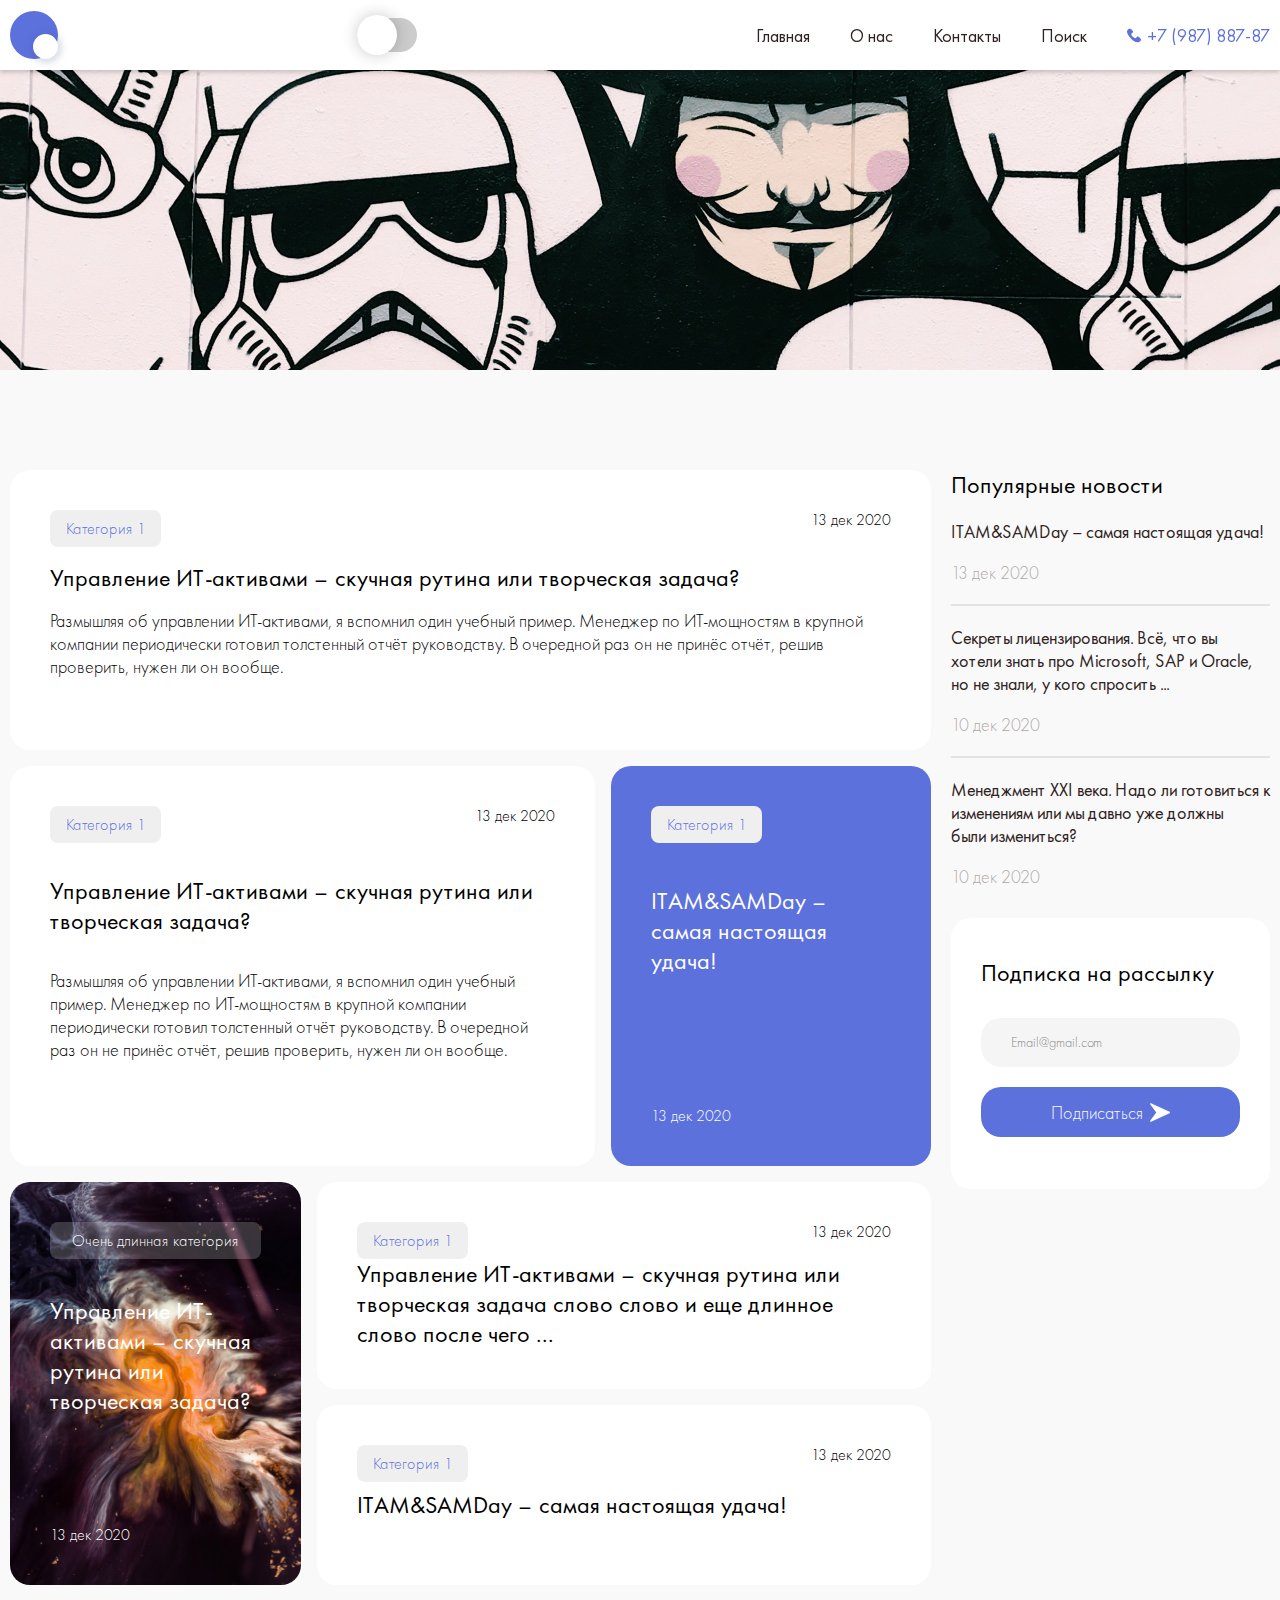
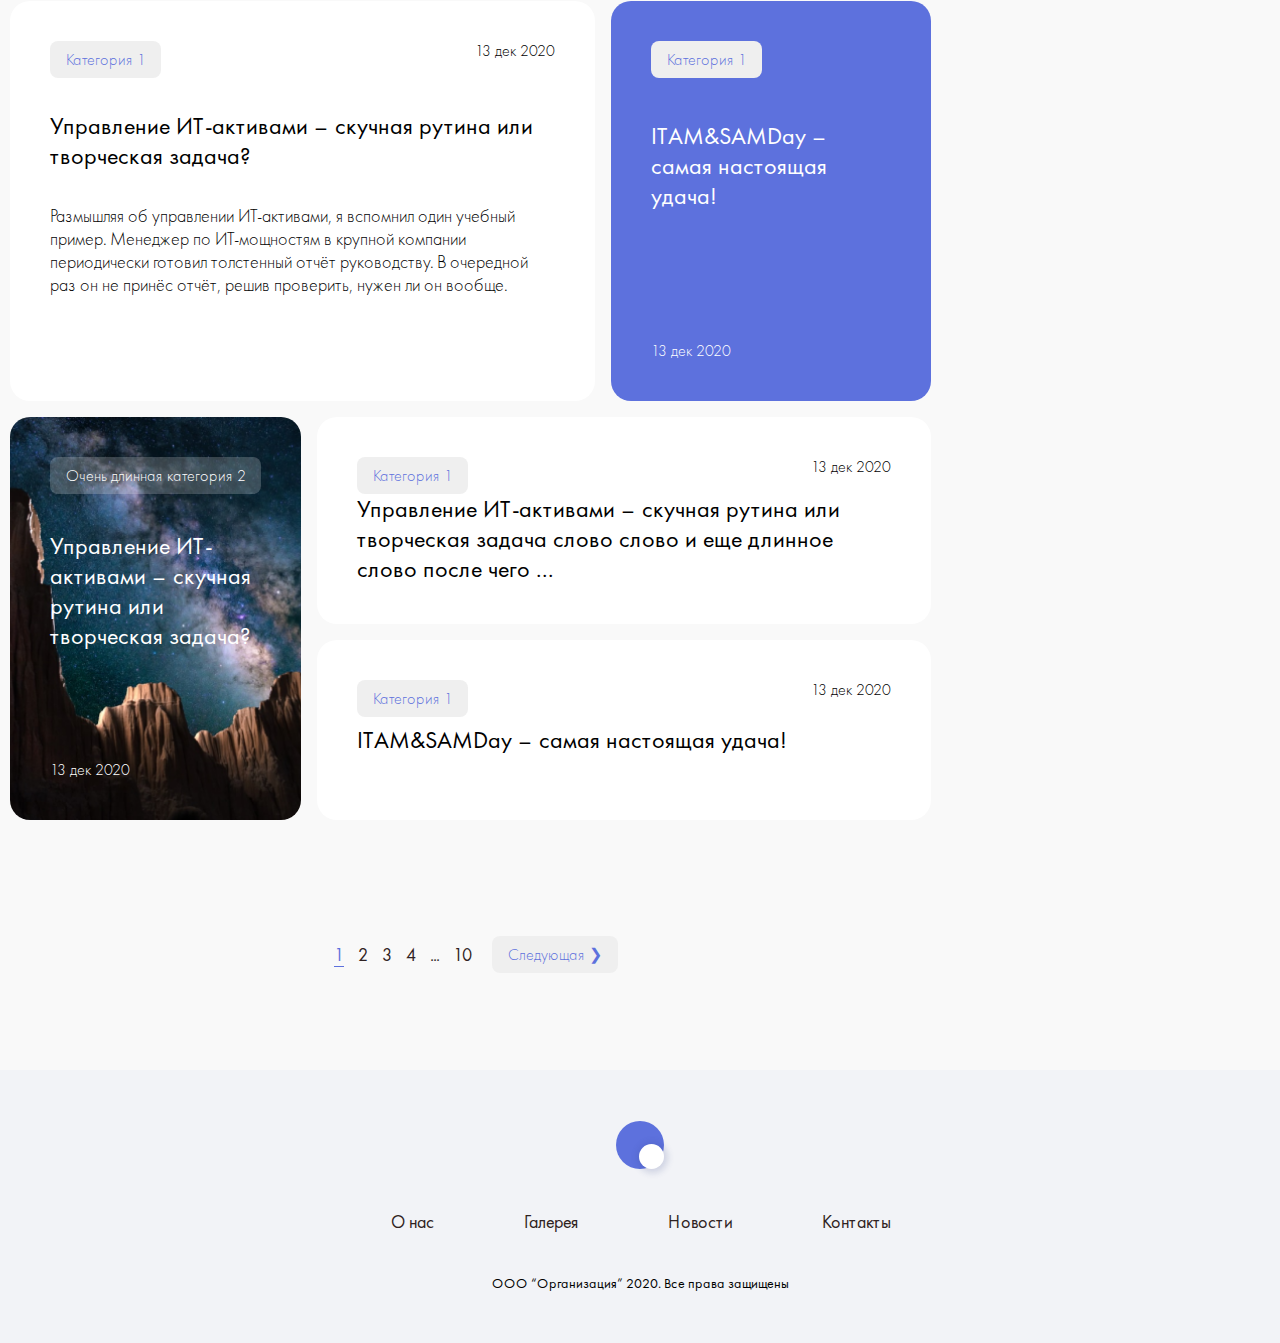
<file: src/index.html>
<!DOCTYPE html>
<html lang="ru">
<head>
    <meta charset="UTF-8">
    <meta name="viewport" content="width=device-width, initial-scale=1.0">
    <title>Samday</title>

    <link rel="stylesheet" href="css/index.min.css">
</head>
<body>

    <div id="header"></div>

    <div id="category"></div>

    <div id="main"></div>

    <div id="footer"></div>

    <script type="module" src="js/app.js"></script>

</body>
</html>
</file>
<file: src/css/index.min.css>
*{-webkit-box-sizing:border-box;box-sizing:border-box;margin:0;scroll-behavior:smooth;text-decoration:none}img{max-width:100%}.container{max-width:1400px;width:100%;margin:0 auto;padding:0 10px}@font-face{font-family:"Futura";src:local("FuturaPT-Light"),url("../fonts/FuturaPT-Light.woff") format("woff")}@font-face{font-family:"Futura-Book";src:local("FuturaPT-Book"),url("../fonts/FuturaPT-Book.woff") format("woff")}.header{background-color:#fff;height:70px;-ms-flex-line-pack:center;align-content:center;overflow:hidden;position:fixed;top:0;width:100%;z-index:1000;-webkit-box-shadow:0 2px 5px rgba(0,0,0,.2);box-shadow:0 2px 5px rgba(0,0,0,.2);-webkit-transition:all .5s ease;transition:all .5s ease}.header__content{display:-webkit-box;display:-ms-flexbox;display:flex;-webkit-box-pack:justify;-ms-flex-pack:justify;justify-content:space-between;-webkit-box-align:center;-ms-flex-align:center;align-items:center}.header__content .header__logo{cursor:pointer;min-width:48px;min-height:48px;border-radius:100%;background-color:#5d71dd;position:relative}.header__content .header__logo::after{content:"";position:absolute;min-width:25px;min-height:25px;border-radius:100%;background-color:#fff;top:23px;left:23px;-webkit-box-shadow:1px 1px 6px 3px rgba(57,70,136,.1803921569);box-shadow:1px 1px 6px 3px rgba(57,70,136,.1803921569);-webkit-transition:-webkit-transform .5s ease;transition:-webkit-transform .5s ease;transition:transform .5s ease;transition:transform .5s ease, -webkit-transform .5s ease}.header__content .header__logo:hover::after{-webkit-transform:translateX(10px);transform:translateX(10px)}.header__content .switch{position:relative;display:inline-block;width:60px;height:34px}.header__content .switch input{opacity:0;width:0;height:0}.header__content .switch .slideSwitch{position:absolute;cursor:pointer;top:0;left:0;right:0;bottom:0;background-color:#ccc;border-radius:20px;-webkit-transition:.4s;transition:.4s}.header__content .switch .slideSwitch:before{position:absolute;content:"";border-radius:20px;height:40px;width:40px;left:0px;bottom:4px;top:0;bottom:0;margin:auto 0;-webkit-transition:.4s;transition:.4s;-webkit-box-shadow:0 0px 15px rgba(32,32,32,.2392156863);box-shadow:0 0px 15px rgba(32,32,32,.2392156863);background:#fff;background-repeat:no-repeat;background-position:center}.header__content .switch input:checked+.slideSwitch{border-radius:20px;background-color:#2196f3}.header__content .switch input:focus+.slideSwitch{-webkit-box-shadow:0 0 1px #2196f3;box-shadow:0 0 1px #2196f3}.header__content .switch input:checked+.slideSwitch:before{-webkit-transform:translateX(24px);transform:translateX(24px);background:#fff;background-repeat:no-repeat;background-position:center}.header__content .switch input:before{border-radius:50%}.header__content .header__burger{display:none;-webkit-box-orient:vertical;-webkit-box-direction:normal;-ms-flex-direction:column;flex-direction:column;-ms-flex-pack:distribute;justify-content:space-around;width:50px;height:27px;background:rgba(0,0,0,0);border:none;cursor:pointer;z-index:1001}.header__content .header__burger span{display:block;width:100%;height:1px;background:#333}.header__content .header__menu{display:-webkit-box;display:-ms-flexbox;display:flex}.header__content .header__menu a{cursor:pointer;font-family:Futura-Book;margin-left:40px;text-decoration:none;color:#2f2222;font-size:18px;font-weight:400;line-height:25px;-webkit-transition:all .4s ease;transition:all .4s ease}.header__content .header__menu a:hover{color:#5d71dd;border-bottom:1px solid #5d71dd}.header__content .header__menu .header__phone{background:url("../img/main/phone.svg") no-repeat left center;padding-left:20px;font-family:Futura-Book;font-weight:500;color:#5d71dd}.header__content .header__menu .header__phone:hover{color:rgba(47,34,34,.4)}.hidden{-webkit-transition:all .5s ease;transition:all .5s ease;top:-350px}body.dark-theme .header{background-color:rgba(47,34,34,.4)}body.dark-theme .header a{color:#fff}body.dark-theme .header .header__burger span{background:#fff}body.dark-theme .header .header__menu.active{background-color:#222}.category{margin-top:70px}.category__content .category__img{background:url("../img/main/main_bg.jpg") no-repeat center/cover;width:100%;min-height:300px}.contHidden{-webkit-transition:all .5s ease;transition:all .5s ease;display:none}.main{background-color:#f9f9f9;min-height:2300px}.main__content{padding-top:100px;display:grid;grid-template-columns:3fr;gap:20px}.main__content .main__card{grid-column:1;display:grid;gap:1rem;margin:0 auto;grid-template-columns:3fr;grid-template-rows:repeat(8, auto)}.main__content .main__card .main__show{display:none;cursor:pointer;font-family:Futura;font-size:16px;font-weight:400;line-height:20px;color:#5d71dd;border:none;border-radius:8px;height:37px;width:100%;padding:8px 16px;white-space:nowrap}.main__content .main__card .main__item{display:grid;grid-template-columns:repeat(2, auto);grid-template-rows:repeat(4, auto);background-color:#fff;border-radius:20px;width:100%;padding:40px;cursor:pointer;-webkit-transition:all .4s ease;transition:all .4s ease}.main__content .main__card .main__item:hover{-webkit-box-shadow:1px 1px 6px 3px rgba(57,70,136,.1803921569);box-shadow:1px 1px 6px 3px rgba(57,70,136,.1803921569)}.main__content .main__card .main__item:focus{border:2px solid #5d71dd}.main__content .main__card .main__item button{cursor:pointer;font-family:Futura;font-size:16px;font-weight:400;line-height:20px;color:#5d71dd;border:none;border-radius:8px;height:37px;width:100%;padding:8px 16px;white-space:nowrap;max-width:111px;-webkit-transition:.6s ease;transition:.6s ease}.main__content .main__card .main__item button:hover{-webkit-transform:scale(1.07);transform:scale(1.07)}.main__content .main__card .main__item span{font-family:Futura;font-size:16px;font-weight:400;line-height:20px}.main__content .main__card .main__item h2{font-family:Futura-Book;font-size:24px;font-weight:450;line-height:30px}.main__content .main__card .main__item h3{font-family:Futura;font-size:18px;font-weight:400;line-height:23px}.main__content .main__card .one{grid-column:3 span;grid-row:1 span;min-height:280px;max-width:1040px}.main__content .main__card .one span{grid-column:2;grid-row:1;text-align:right}.main__content .main__card .one button{grid-column:1;grid-row:1}.main__content .main__card .one h2{grid-column:2 span;grid-row:2}.main__content .main__card .one h3{grid-column:2 span;grid-row:3}.main__content .main__card .two{grid-column:2 span;grid-row:2;max-width:680px;min-height:400px}.main__content .main__card .two span{grid-column:2;grid-row:1;text-align:right}.main__content .main__card .two button{grid-column:1;grid-row:1}.main__content .main__card .two h2{grid-column:2 span;grid-row:2}.main__content .main__card .two h3{grid-column:2 span;grid-row:3}.main__content .main__card .three{grid-column:3/3;grid-row:2;max-width:320px;min-height:400px;background-color:#5d71dd;color:#fff;-webkit-transition:all .4s ease;transition:all .4s ease}.main__content .main__card .three:hover{background-color:#fff;color:#2f2222}.main__content .main__card .three button{grid-column:1;grid-row:1}.main__content .main__card .three h2{grid-column:2 span;grid-row:2}.main__content .main__card .three span{grid-column:1;grid-row:4;-ms-flex-line-pack:end;align-content:end}.main__content .main__card .four{grid-column:1;grid-row:3/2 span;max-width:320px;min-height:400px;background:url("../img/main/card.png") no-repeat center/cover;color:#fff}.main__content .main__card .four button{grid-column:1;grid-row:1;min-width:211px;color:#fff;background-color:rgba(255,255,255,.2)}.main__content .main__card .four h2{grid-column:2 span;grid-row:2}.main__content .main__card .four span{grid-column:1;grid-row:4;-ms-flex-line-pack:end;align-content:end}.main__content .main__card .five{grid-column:2 span;grid-row:3;min-height:180px;max-width:680px}.main__content .main__card .five span{grid-column:2;grid-row:1;text-align:right}.main__content .main__card .five button{grid-column:1;grid-row:1}.main__content .main__card .five h2{grid-column:2 span;grid-row:2}.main__content .main__card .six{grid-column:2 span;grid-row:4;min-height:180px;max-width:680px}.main__content .main__card .six span{grid-column:2;grid-row:1;text-align:right}.main__content .main__card .six button{grid-column:1;grid-row:1}.main__content .main__card .six h2{grid-column:2 span;grid-row:2}.main__content .main__card .seven{grid-column:2 span;grid-row:5;max-width:680px;min-height:400px}.main__content .main__card .seven span{grid-column:2;grid-row:1;text-align:right}.main__content .main__card .seven button{grid-column:1;grid-row:1}.main__content .main__card .seven h2{grid-column:2 span;grid-row:2}.main__content .main__card .seven h3{grid-column:2 span;grid-row:3}.main__content .main__card .eight{grid-column:3/3;grid-row:5;max-width:320px;min-height:400px;background-color:#5d71dd;color:#fff;-webkit-transition:all .4s ease;transition:all .4s ease}.main__content .main__card .eight:hover{background-color:#fff;color:#2f2222}.main__content .main__card .eight button{grid-column:1;grid-row:1}.main__content .main__card .eight h2{grid-column:2 span;grid-row:2}.main__content .main__card .eight span{grid-column:1;grid-row:4;-ms-flex-line-pack:end;align-content:end}.main__content .main__card .nine{grid-column:1;grid-row:6/2 span;max-width:320px;min-height:400px;background:url("../img/main/card_1.png") no-repeat center/cover;color:#fff}.main__content .main__card .nine button{grid-column:1;grid-row:1;background-color:rgba(255,255,255,.2);color:#fff;max-width:211px}.main__content .main__card .nine h2{grid-column:2 span;grid-row:2}.main__content .main__card .nine span{grid-column:1;grid-row:4;-ms-flex-line-pack:end;align-content:end}.main__content .main__card .ten{grid-column:2 span;grid-row:6;min-height:180px;max-width:680px}.main__content .main__card .ten span{grid-column:2;grid-row:1;text-align:right}.main__content .main__card .ten button{grid-column:1;grid-row:1}.main__content .main__card .ten h2{grid-column:2 span;grid-row:2}.main__content .main__card .eleven{grid-column:2 span;grid-row:7;min-height:180px;max-width:680px}.main__content .main__card .eleven span{grid-column:2;grid-row:1;text-align:right}.main__content .main__card .eleven button{grid-column:1;grid-row:1}.main__content .main__card .eleven h2{grid-column:2 span;grid-row:2}.main__content .main__sidebar{grid-column:2}.main__content .main__sidebar .main__news .news__descr{display:-webkit-box;display:-ms-flexbox;display:flex;-webkit-box-orient:vertical;-webkit-box-direction:normal;-ms-flex-direction:column;flex-direction:column;gap:2vh}.main__content .main__sidebar .main__news h3{font-family:Futura-Book;font-size:24px;font-weight:450;line-height:30px;margin-bottom:20px}.main__content .main__sidebar .main__news ul{display:-webkit-box;display:-ms-flexbox;display:flex;-webkit-box-orient:vertical;-webkit-box-direction:normal;-ms-flex-direction:column;flex-direction:column;gap:20px;padding:0;list-style:none}.main__content .main__sidebar .main__news ul a{font-family:Futura;font-size:18px;font-weight:400;line-height:23px;font-family:Futura-Book;color:#2f2222;-webkit-transition:.3s ease;transition:.3s ease}.main__content .main__sidebar .main__news ul a:hover{color:rgba(47,34,34,.4)}.main__content .main__sidebar .main__news ul a:active{color:#5d71dd}.main__content .main__sidebar .main__news ul span{font-family:Futura;font-size:18px;font-weight:400;line-height:23px;color:rgba(47,34,34,.4)}.main__content .main__sidebar .main__news ul hr{border:1px solid rgba(47,34,34,.1)}.main__content .main__sidebar .main__subscription{margin-top:30px;display:-webkit-box;display:-ms-flexbox;display:flex;-webkit-box-orient:vertical;-webkit-box-direction:normal;-ms-flex-direction:column;flex-direction:column;-ms-flex-wrap:wrap;flex-wrap:wrap;gap:30px;padding:40px 30px;background-color:#fff;border-radius:20px;min-height:271px}.main__content .main__sidebar .main__subscription h3{font-family:Futura-Book;font-size:24px;font-weight:450;line-height:30px}.main__content .main__sidebar .main__subscription form{display:-webkit-box;display:-ms-flexbox;display:flex;-webkit-box-orient:vertical;-webkit-box-direction:normal;-ms-flex-direction:column;flex-direction:column;gap:20px}.main__content .main__sidebar .main__subscription form input{font-family:Futura,sans-serif;border:none;border-radius:20px;background-color:#f5f5f5;width:100%;height:49px;padding:13px 30px;cursor:pointer}.main__content .main__sidebar .main__subscription form input::-webkit-input-placeholder{font-family:Futura,sans-serif;font-size:14px;color:#888;-webkit-transition:all .5s ease;transition:all .5s ease}.main__content .main__sidebar .main__subscription form input::-moz-placeholder{font-family:Futura,sans-serif;font-size:14px;color:#888;-moz-transition:all .5s ease;transition:all .5s ease}.main__content .main__sidebar .main__subscription form input:-ms-input-placeholder{font-family:Futura,sans-serif;font-size:14px;color:#888;-ms-transition:all .5s ease;transition:all .5s ease}.main__content .main__sidebar .main__subscription form input::-ms-input-placeholder{font-family:Futura,sans-serif;font-size:14px;color:#888;-ms-transition:all .5s ease;transition:all .5s ease}.main__content .main__sidebar .main__subscription form input::placeholder{font-family:Futura,sans-serif;font-size:14px;color:#888;-webkit-transition:all .5s ease;transition:all .5s ease}.main__content .main__sidebar .main__subscription form input:-webkit-input-placeholder{font-family:Futura,sans-serif;font-size:14px;color:#888}.main__content .main__sidebar .main__subscription form input:-moz-placeholder{font-family:Futura,sans-serif;font-size:14px;color:#888}.main__content .main__sidebar .main__subscription form input::-moz-placeholder{font-family:Futura,sans-serif;font-size:14px;color:#888}.main__content .main__sidebar .main__subscription form input:-ms-input-placeholder{font-family:Futura,sans-serif;font-size:14px;color:#888}.main__content .main__sidebar .main__subscription form input:focus{outline:none}.main__content .main__sidebar .main__subscription form input:focus::-webkit-input-placeholder{font-size:10px;-webkit-transform:translateY(-10px);transform:translateY(-10px)}.main__content .main__sidebar .main__subscription form input:focus::-moz-placeholder{font-size:10px;transform:translateY(-10px)}.main__content .main__sidebar .main__subscription form input:focus:-ms-input-placeholder{font-size:10px;transform:translateY(-10px)}.main__content .main__sidebar .main__subscription form input:focus::-ms-input-placeholder{font-size:10px;transform:translateY(-10px)}.main__content .main__sidebar .main__subscription form input:focus::placeholder{font-size:10px;-webkit-transform:translateY(-10px);transform:translateY(-10px)}.main__content .main__sidebar .main__subscription form button{display:-webkit-box;display:-ms-flexbox;display:flex;-webkit-box-pack:center;-ms-flex-pack:center;justify-content:center;-webkit-box-align:center;-ms-flex-align:center;align-items:center;gap:7px;background-color:#5d71dd;border-radius:20px;height:50px;border:none;cursor:pointer;font-family:Futura;font-size:18px;font-weight:400;line-height:23px;position:relative;color:#fff}.main__content .main__slider{margin-top:80px;display:-webkit-box;display:-ms-flexbox;display:flex;-webkit-box-pack:center;-ms-flex-pack:center;justify-content:center;-webkit-box-align:center;-ms-flex-align:center;align-items:center}.main__content .main__slider .slide a{cursor:pointer;font-family:Futura-Book;margin-left:40px;text-decoration:none;color:#2f2222;font-size:18px;font-weight:400;line-height:25px;-webkit-transition:all .4s ease;transition:all .4s ease;margin-left:10px}.main__content .main__slider .slide a:hover{color:#5d71dd;border-bottom:1px solid #5d71dd}.main__content .main__slider .slide .active{color:#5d71dd;border-bottom:1px solid #5d71dd}.main__content .main__slider .navigation{margin-left:20px}.main__content .main__slider .navigation button{cursor:pointer;font-family:Futura;font-size:16px;font-weight:400;line-height:20px;color:#5d71dd;border:none;border-radius:8px;height:37px;width:100%;padding:8px 16px;white-space:nowrap}body.dark-theme .main{background-color:rgba(47,34,34,.4)}body.dark-theme .main .main__item{background-color:rgba(47,34,34,.4)}body.dark-theme .main .main__item a,body.dark-theme .main .main__item p,body.dark-theme .main .main__item h2,body.dark-theme .main .main__item h3,body.dark-theme .main .main__item span{color:#fff}body.dark-theme .main .three:hover,body.dark-theme .main .eight:hover{background-color:#222}body.dark-theme .main .main__news a,body.dark-theme .main .main__news p,body.dark-theme .main .main__news h2,body.dark-theme .main .main__news h3,body.dark-theme .main .main__news span{color:#fff}body.dark-theme .main .main__subscription{background-color:rgba(47,34,34,.4)}body.dark-theme .main .main__subscription a,body.dark-theme .main .main__subscription p,body.dark-theme .main .main__subscription h2,body.dark-theme .main .main__subscription h3,body.dark-theme .main .main__subscription span{color:#fff}.footer{background-color:#f2f3f7;min-height:273px;-ms-flex-line-pack:center;align-content:center}.footer__content{display:-webkit-box;display:-ms-flexbox;display:flex;-webkit-box-orient:vertical;-webkit-box-direction:normal;-ms-flex-direction:column;flex-direction:column;-webkit-box-align:center;-ms-flex-align:center;align-items:center;gap:40px}.footer__content .footer__logo{cursor:pointer;min-width:48px;min-height:48px;border-radius:100%;background-color:#5d71dd;position:relative}.footer__content .footer__logo::after{content:"";position:absolute;min-width:25px;min-height:25px;border-radius:100%;background-color:#fff;top:23px;left:23px;-webkit-box-shadow:1px 1px 6px 3px rgba(57,70,136,.1803921569);box-shadow:1px 1px 6px 3px rgba(57,70,136,.1803921569);-webkit-transition:-webkit-transform .5s ease;transition:-webkit-transform .5s ease;transition:transform .5s ease;transition:transform .5s ease, -webkit-transform .5s ease}.footer__content .footer__logo:hover::after{-webkit-transform:translateX(10px);transform:translateX(10px)}.footer__content .footer__menu{display:-webkit-box;display:-ms-flexbox;display:flex;gap:10vh}.footer__content .footer__menu a{cursor:pointer;font-family:Futura-Book;margin-left:40px;text-decoration:none;color:#2f2222;font-size:18px;font-weight:400;line-height:25px;-webkit-transition:all .4s ease;transition:all .4s ease;margin:0}.footer__content .footer__menu a:hover{color:#5d71dd;border-bottom:1px solid #5d71dd}.footer__content .footer__descr h3{font-family:Futura-Book;font-size:14px;font-weight:400;line-height:18px}body.dark-theme .footer{background-color:rgba(155,155,155,.4)}body.dark-theme .footer h3,body.dark-theme .footer a{color:#fff}.contacts{background-color:#f9f9f9;min-height:737px}.contacts__content{display:grid;grid-template-columns:repeat(auto-fit, minmax(300px, 1fr));grid-template-rows:100px 500px 100px;-webkit-box-pack:center;-ms-flex-pack:center;justify-content:center;-webkit-box-align:center;-ms-flex-align:center;align-items:center;padding:0 60px}.contacts__content .contacts__descr{grid-column:1;grid-row:2;display:-webkit-box;display:-ms-flexbox;display:flex;-webkit-box-orient:vertical;-webkit-box-direction:normal;-ms-flex-direction:column;flex-direction:column;gap:30px}.contacts__content .contacts__descr h3{font-family:Futura-Book;font-size:30px;font-weight:400;line-height:38px}.contacts__content .contacts__descr nav{display:-webkit-box;display:-ms-flexbox;display:flex;-webkit-box-orient:vertical;-webkit-box-direction:normal;-ms-flex-direction:column;flex-direction:column;gap:20px}.contacts__content .contacts__descr nav a{font-family:Futura-Book;font-weight:500;color:#5d71dd}.contacts__content .contacts__descr nav a:hover{color:rgba(47,34,34,.4)}.contacts__content .contacts__descr nav .phone-cont{background:url("../img/main/phone.svg") no-repeat;padding-left:20px}.contacts__content .contacts__descr nav .address-cont{background:url("../img/contacts/location.svg") no-repeat;padding-left:20px}.contacts__content .contacts__descr .icon__inner{display:-webkit-box;display:-ms-flexbox;display:flex;gap:20px}.contacts__content .contacts__descr .icon__inner .icon{display:inline-block;width:36px;height:36px}.contacts__content .contacts__descr .icon__inner .icon-1{background:url("../img/contacts/Facebook.svg");background-size:cover}.contacts__content .contacts__descr .icon__inner .icon-2{background:url("../img/contacts/VK.svg");background-size:cover}.contacts__content .contacts__descr .icon__inner .icon-3{background:url("../img/contacts/Instagram.svg");background-size:cover}.contacts__content .contacts__descr .icon__inner .icon-4{background:url("../img/contacts/Twitter.svg");background-size:cover}.contacts__content .contacts__form{grid-column:3;grid-row:2;display:-webkit-box;display:-ms-flexbox;display:flex;-webkit-box-orient:vertical;-webkit-box-direction:normal;-ms-flex-direction:column;flex-direction:column;padding:40px 60px;min-height:458px;background-color:#fff;border-radius:20px;-webkit-box-pack:space-evenly;-ms-flex-pack:space-evenly;justify-content:space-evenly;-webkit-box-shadow:1px 1px 6px 3px rgba(57,70,136,.1803921569);box-shadow:1px 1px 6px 3px rgba(57,70,136,.1803921569)}.contacts__content .contacts__form h3{font-family:Futura-Book;font-size:30px;font-weight:400;line-height:38px}.contacts__content .contacts__form form{display:-webkit-box;display:-ms-flexbox;display:flex;-webkit-box-orient:vertical;-webkit-box-direction:normal;-ms-flex-direction:column;flex-direction:column;gap:20px}.contacts__content .contacts__form form input{font-family:Futura,sans-serif;border:none;border-radius:20px;background-color:#f5f5f5;width:100%;height:49px;padding:13px 30px;cursor:pointer}.contacts__content .contacts__form form input::-webkit-input-placeholder{font-family:Futura,sans-serif;font-size:14px;color:#888;-webkit-transition:all .5s ease;transition:all .5s ease}.contacts__content .contacts__form form input::-moz-placeholder{font-family:Futura,sans-serif;font-size:14px;color:#888;-moz-transition:all .5s ease;transition:all .5s ease}.contacts__content .contacts__form form input:-ms-input-placeholder{font-family:Futura,sans-serif;font-size:14px;color:#888;-ms-transition:all .5s ease;transition:all .5s ease}.contacts__content .contacts__form form input::-ms-input-placeholder{font-family:Futura,sans-serif;font-size:14px;color:#888;-ms-transition:all .5s ease;transition:all .5s ease}.contacts__content .contacts__form form input::placeholder{font-family:Futura,sans-serif;font-size:14px;color:#888;-webkit-transition:all .5s ease;transition:all .5s ease}.contacts__content .contacts__form form input:-webkit-input-placeholder{font-family:Futura,sans-serif;font-size:14px;color:#888}.contacts__content .contacts__form form input:-moz-placeholder{font-family:Futura,sans-serif;font-size:14px;color:#888}.contacts__content .contacts__form form input::-moz-placeholder{font-family:Futura,sans-serif;font-size:14px;color:#888}.contacts__content .contacts__form form input:-ms-input-placeholder{font-family:Futura,sans-serif;font-size:14px;color:#888}.contacts__content .contacts__form form input:focus{outline:none}.contacts__content .contacts__form form input:focus::-webkit-input-placeholder{font-size:10px;-webkit-transform:translateY(-10px);transform:translateY(-10px)}.contacts__content .contacts__form form input:focus::-moz-placeholder{font-size:10px;transform:translateY(-10px)}.contacts__content .contacts__form form input:focus:-ms-input-placeholder{font-size:10px;transform:translateY(-10px)}.contacts__content .contacts__form form input:focus::-ms-input-placeholder{font-size:10px;transform:translateY(-10px)}.contacts__content .contacts__form form input:focus::placeholder{font-size:10px;-webkit-transform:translateY(-10px);transform:translateY(-10px)}.contacts__content .contacts__form form .contact__btn{display:-webkit-box;display:-ms-flexbox;display:flex;-webkit-box-pack:center;-ms-flex-pack:center;justify-content:center;-webkit-box-align:center;-ms-flex-align:center;align-items:center;gap:7px;background-color:#5d71dd;border-radius:20px;height:50px;border:none;cursor:pointer;font-family:Futura;font-size:18px;font-weight:400;line-height:23px;position:relative;color:#fff}body.dark-theme .contacts{background-color:rgba(47,34,34,.4)}body.dark-theme .contacts .contacts__form{background-color:rgba(47,34,34,.4)}body.dark-theme .contacts h3,body.dark-theme .contacts a{color:#fff}.oneNews{min-height:1665px;padding:100px 0 100px 0}.oneNews__content{display:grid;grid-template-columns:repeat(auto-fit, minmax(650px, auto));grid-template-rows:300px auto}.oneNews__content .oneNews__bg{grid-column:2 span;grid-row:1;background:url("../img/news/onenews.jpg") no-repeat center/contain}.oneNews__content .oneNews__inner{grid-column:1;grid-row:2;display:-webkit-box;display:-ms-flexbox;display:flex;-webkit-box-orient:vertical;-webkit-box-direction:normal;-ms-flex-direction:column;flex-direction:column;padding-top:50px;gap:30px}.oneNews__content .oneNews__inner .oneNews__descr button{cursor:pointer;font-family:Futura;font-size:16px;font-weight:400;line-height:20px;color:#5d71dd;border:none;border-radius:8px;height:37px;width:100%;padding:8px 16px;white-space:nowrap;max-width:111px;-webkit-transition:.6s ease;transition:.6s ease}.oneNews__content .oneNews__inner .oneNews__descr button:hover{-webkit-transform:scale(1.07);transform:scale(1.07)}.oneNews__content .oneNews__inner .oneNews__descr span{font-family:Futura;font-size:16px;font-weight:400;line-height:20px}.oneNews__content .oneNews__inner .oneNews__title h2{font-family:Futura-Book;font-size:30px;font-weight:400;line-height:38px}.oneNews__content .oneNews__inner .oneNews__subtitle p{font-family:Futura;font-size:18px;font-weight:400;line-height:23px}.oneNews__content .oneNews__inner .oneNews__img p{font-family:Futura;font-size:16px;font-weight:400;line-height:20px}.oneNews__content .oneNews__inner .oneNews__show{background:url("../img/news/onenews-show.png") no-repeat center/contain;min-height:300px;width:100%}.oneNews__content .oneNews__inner .oneNews__btn{display:-webkit-box;display:-ms-flexbox;display:flex;gap:50px}.oneNews__content .oneNews__inner .oneNews__btn button{min-width:100px;cursor:pointer;font-family:Futura;font-size:16px;font-weight:400;line-height:20px;color:#5d71dd;border:none;border-radius:8px;height:37px;width:100%;padding:8px 16px;white-space:nowrap}@media(max-width: 1024px){.container{max-width:940px;padding:0 20px}.header{overflow:visible}.header .header__content .header__burger{display:-webkit-box;display:-ms-flexbox;display:flex}.header .header__content .header__menu{display:none}.header .header__content .header__menu.active{display:-webkit-box;display:-ms-flexbox;display:flex;-webkit-box-orient:vertical;-webkit-box-direction:normal;-ms-flex-direction:column;flex-direction:column;gap:20px;border-radius:20px;position:absolute;padding:20px;top:70px;right:0px;visibility:visible;background-color:#fff;z-index:1000;-webkit-box-shadow:0 2px 5px rgba(0,0,0,.2);box-shadow:0 2px 5px rgba(0,0,0,.2)}.header .header__content .header__menu.active a:hover{border:none}.category .category__content .category__img{background:url("../img/main/main_1024.jpg") no-repeat center/cover}.main .main__content{grid-template-columns:1fr;-ms-flex-line-pack:center;align-content:center}.main .main__content .main__sidebar{grid-column:1/-1;margin-bottom:80px;grid-row:8/8;display:-webkit-box;display:-ms-flexbox;display:flex;-webkit-box-orient:vertical;-webkit-box-direction:normal;-ms-flex-direction:column;flex-direction:column}.main .main__content .main__sidebar .main__news ul{display:-webkit-box;display:-ms-flexbox;display:flex;-webkit-box-orient:horizontal;-webkit-box-direction:normal;-ms-flex-direction:row;flex-direction:row;-webkit-box-align:start;-ms-flex-align:start;align-items:start}.main .main__content .main__sidebar .main__news ul li{display:-webkit-box;-webkit-box-orient:vertical;-webkit-line-clamp:2;max-height:3rem;overflow:hidden;margin-bottom:10px;text-overflow:ellipsis}.main .main__content .main__sidebar .main__subscription{padding:50px 148px}.contacts .contacts__content{display:grid;grid-template-columns:repeat(auto-fit, minmax(300px, 1fr))}.contacts .contacts__content .contacts__form{grid-column:1}.contacts .contacts__content .contacts__form{grid-column:2;padding:20px}}@media(max-width: 685px){.container{max-width:600px}.contacts{padding:100px 0 100px 0}.contacts .contacts__content{display:grid;grid-template-columns:repeat(auto-fit, minmax(320px, 1fr));grid-template-rows:repeat(2, 1fr)}.contacts .contacts__content .contacts__descr{grid-column:1 span;grid-row:1}.contacts .contacts__content .contacts__form{width:100%;grid-column:1 span;grid-row:2}.contacts .contacts__content .contacts__form input{max-width:400px}.main .main__content{grid-template-columns:1fr;-ms-flex-line-pack:center;align-content:center}.main .main__content .main__card{display:-webkit-box;display:-ms-flexbox;display:flex;-webkit-box-orient:vertical;-webkit-box-direction:normal;-ms-flex-direction:column;flex-direction:column;-webkit-box-align:center;-ms-flex-align:center;align-items:center}.main .main__content .main__card .main__show{display:-webkit-box;display:-ms-flexbox;display:flex;width:50%;-webkit-box-pack:center;-ms-flex-pack:center;justify-content:center}.main .main__content .main__card .main__item{-webkit-transition:all .4s ease;transition:all .4s ease}.main .main__content .main__card .main__item:nth-child(n+5){display:none}.main .main__content .main__card .main__item:nth-child(n+5).show{display:grid}.main .main__content .main__sidebar .main__subscription{padding:10px 30px}}@media(max-width: 460px){.header .header__content{padding-top:10px}.main{background-color:#f9f9f9}.main .main__content .main__sidebar .main__subscription{padding:30px 30px}.main .main__content .main__sidebar .main__news ul{display:-webkit-box;display:-ms-flexbox;display:flex;-webkit-box-orient:vertical;-webkit-box-direction:normal;-ms-flex-direction:column;flex-direction:column}.footer .footer__content{padding-top:20px}.footer .footer__content .footer__menu{display:-webkit-box;display:-ms-flexbox;display:flex;gap:3vh}.footer .footer__content .footer__descr h3{font-size:12px}.contacts{padding:20px}.contacts .contacts__content{padding-bottom:30px}}
</file>
